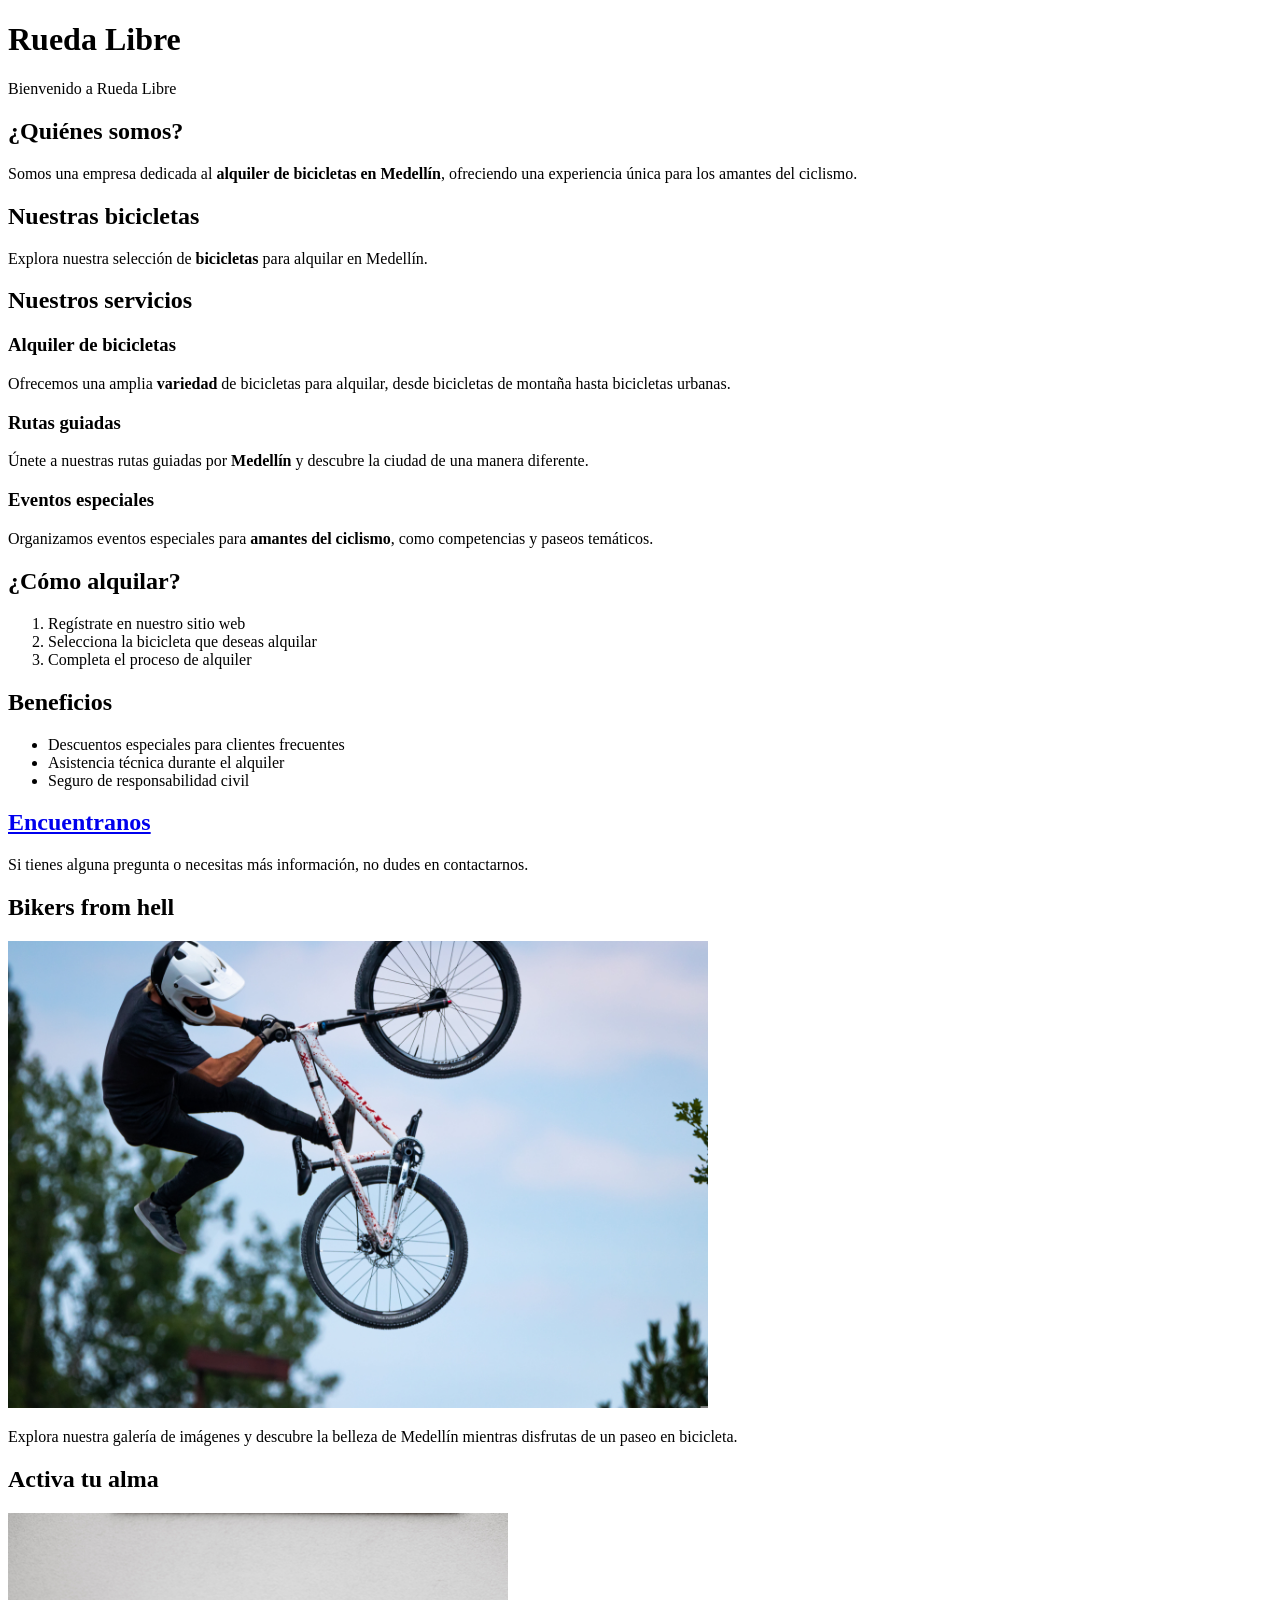
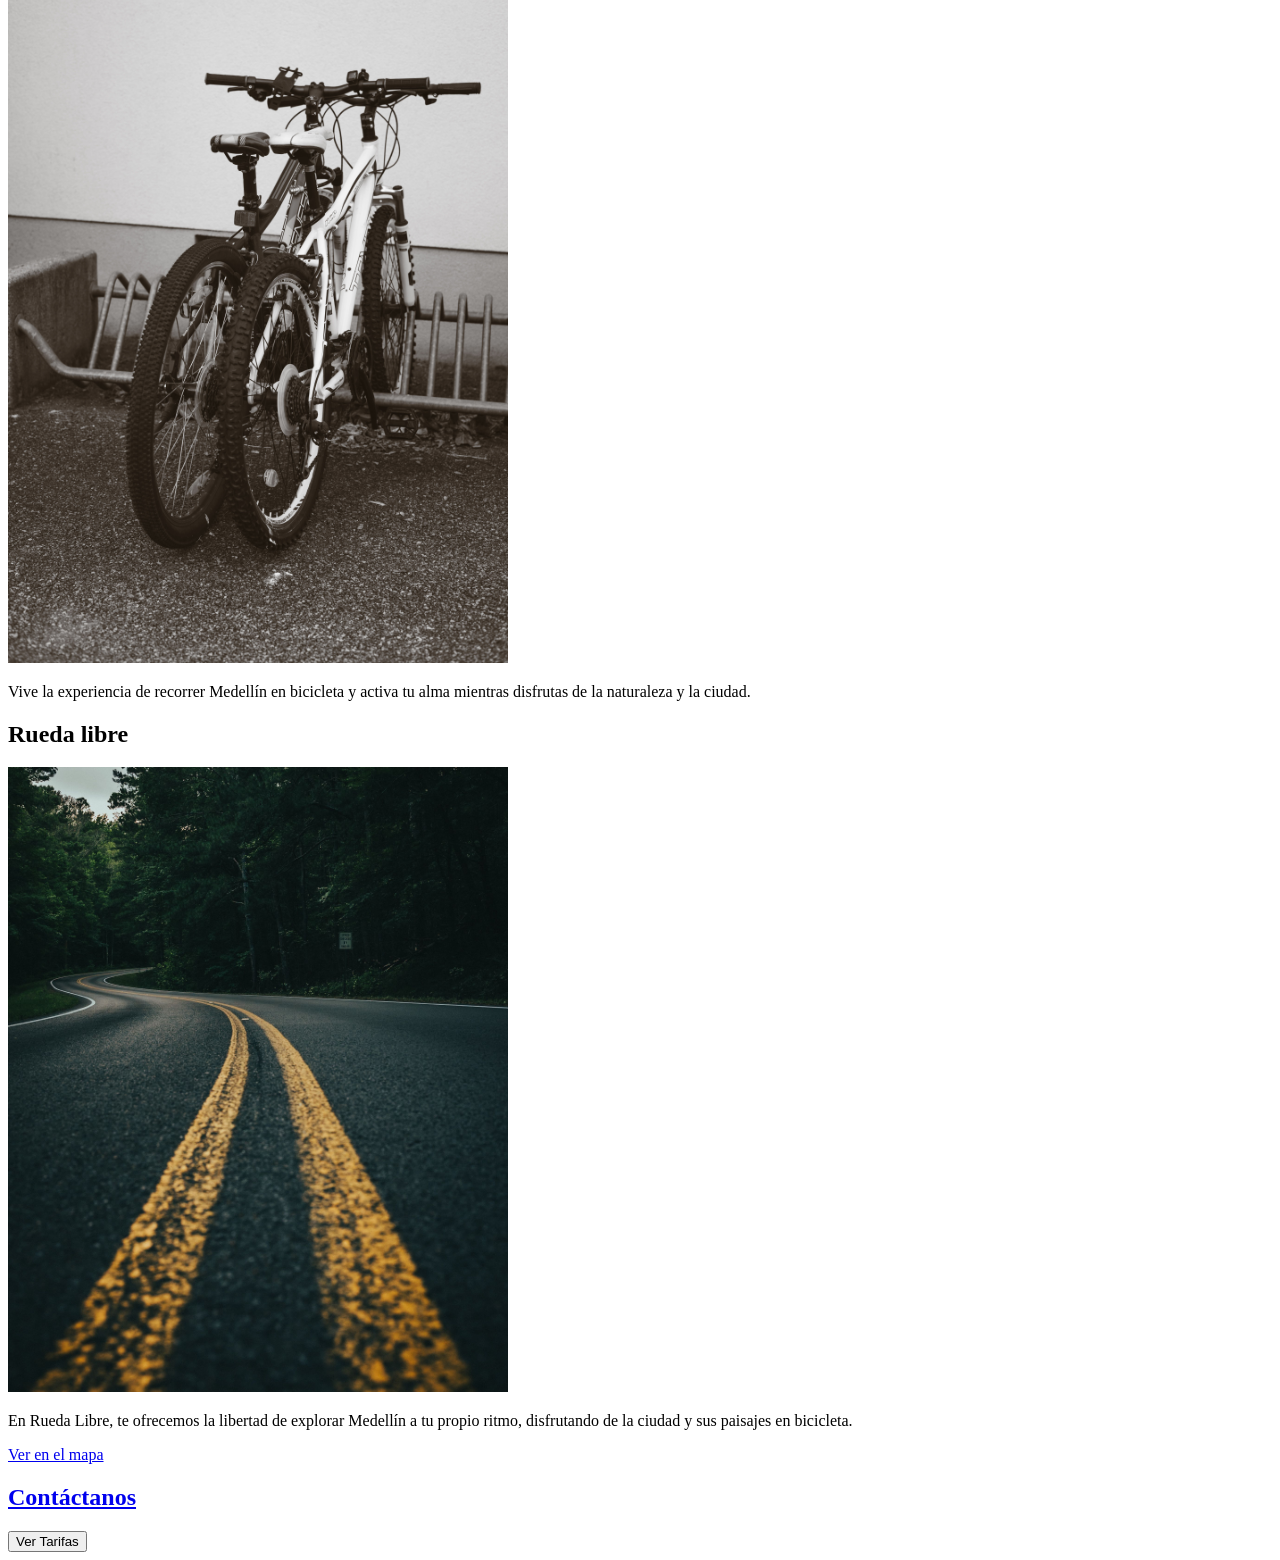
<file: paginas/index.html>
<!DOCTYPE html>
<html lang="es">

<head>
    <meta charset="UTF-8">
    <meta name="viewport" content="width=device-width, initial-scale=1.0">
    <title>Rueda Libre | Alquiler de bicicletas en Medellín</title>
</head>

<body>
    <main>
        <h1>Rueda Libre</h1>
        <p>Bienvenido a Rueda Libre</p>
        <section>
            <h2>¿Quiénes somos?</h2>
            <p>Somos una empresa dedicada al <strong>alquiler de bicicletas en Medellín</strong>, ofreciendo una experiencia
                única para los amantes del ciclismo.</p>
        </section>
        <section>
            <h2>Nuestras bicicletas</h2>
            <p>Explora nuestra selección de <strong>bicicletas</strong> para alquilar en Medellín.</p>
        </section>
        <section>
            <h2>Nuestros servicios</h2>
            <div>
                <h3>Alquiler de bicicletas</h3>
                <p>Ofrecemos una amplia <strong>variedad</strong> de bicicletas para alquilar, desde bicicletas de montaña hasta
                    bicicletas urbanas.</p>
            </div>
            <div>
                <h3>Rutas guiadas</h3>
                <p>Únete a nuestras rutas guiadas por <strong>Medellín</strong> y descubre la ciudad de una manera diferente.</p>
            </div>
            <div>
                <h3>Eventos especiales</h3>
                <p>Organizamos eventos especiales para <strong>amantes del ciclismo</strong>, como competencias y paseos temáticos.</p>
            </div>
        </section>
        <section>
            <h2>¿Cómo alquilar?</h2>
            <ol>
                <li>Regístrate en nuestro sitio web</li>
                <li>Selecciona la bicicleta que deseas alquilar</li>
                <li>Completa el proceso de alquiler</li>
            </ol>
            <h2>Beneficios</h2>
            <ul>
                <li>Descuentos especiales para clientes frecuentes</li>
                <li>Asistencia técnica durante el alquiler</li>
                <li>Seguro de responsabilidad civil</li>
            </ul>
        </section>
        <section>
            <a href="#encuentranos">
                <h2>Encuentranos</h2>
            </a>
            <p>Si tienes alguna pregunta o necesitas más información, no dudes en contactarnos.</p>
        </section>
        <section>
            <h2>Bikers from hell</h2>
            <img src="/img/randgruppe-mountain-bike-4297972.jpg" width="700" alt="Bicicletas en Medellín">
            <p>Explora nuestra galería de imágenes y descubre la belleza de Medellín mientras disfrutas de un paseo en bicicleta.</p>
            <h2>Activa tu alma</h2>
            <img src="/img/pexels-jaralol-17331856.jpg" width="500" alt="Bicicletas en Medellín">
            <p>Vive la experiencia de recorrer Medellín en bicicleta y activa tu alma mientras disfrutas de la naturaleza y la ciudad.</p>
            <h2>Rueda libre</h2>
            <img src="/img/pexels-mik-dominguez-1539465333-28193379.jpg" width="500" alt="Bicicletas en Medellín">
            <p>En Rueda Libre, te ofrecemos la libertad de explorar Medellín a tu propio ritmo, disfrutando de la ciudad y sus paisajes en bicicleta.</p>
        </section>
        <section id="encuentranos">
            <a href="https://maps.app.goo.gl/qpVtg4tpWxo6Gxcj6" target="_blank">Ver en el mapa</a>
        </section>
        <section>
            <a href="mailto:info@ruedalibre.com">
                <h2>Contáctanos</h2>
            </a>
        </section>
        <button onclick="window.location.href='tarifas.html'">Ver Tarifas</button>
    </main>
</body>

</html>
</file>
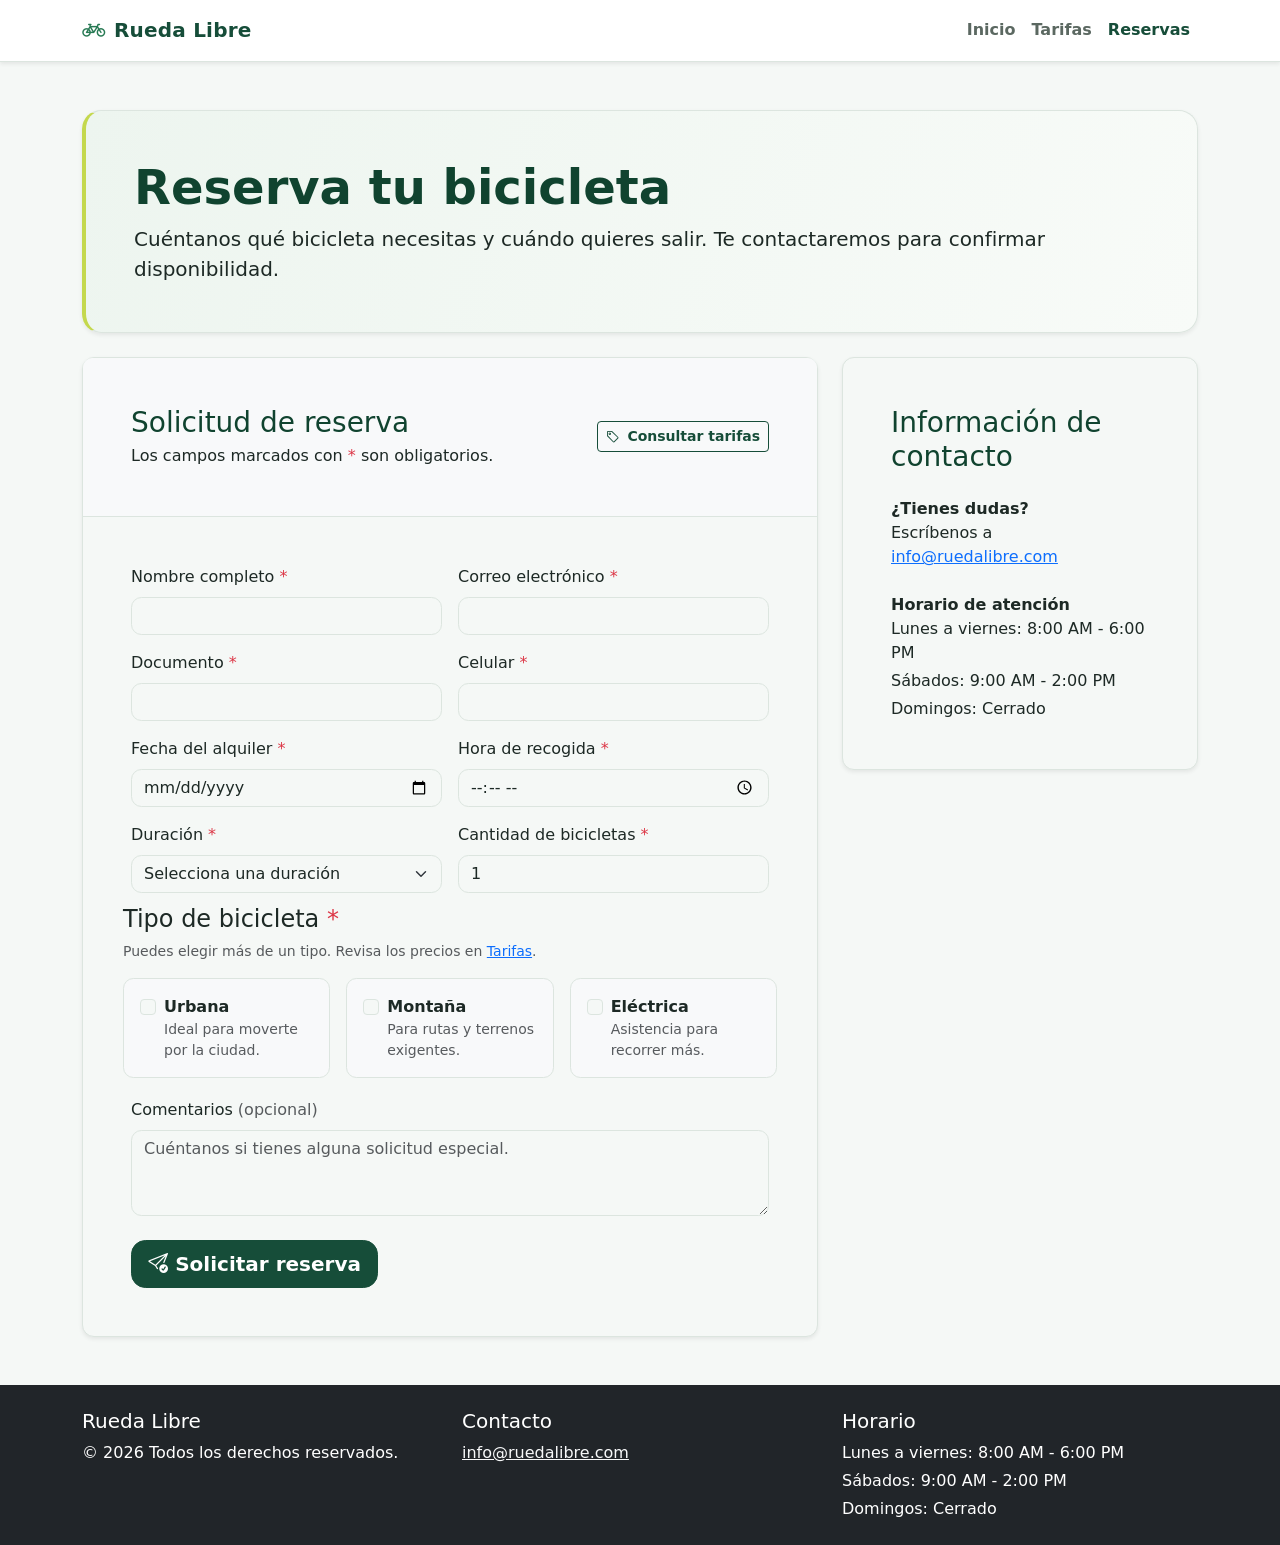
<file: paginas/reservas.html>
<!DOCTYPE html>
<html lang="es">

<head>
    <meta charset="UTF-8">
    <meta name="viewport" content="width=device-width, initial-scale=1">
    <link href="https://cdn.jsdelivr.net/npm/bootstrap@5.3.3/dist/css/bootstrap.min.css" rel="stylesheet"
        integrity="sha384-QWTKZyjpPEjISv5WaRU9OFeRpok6YctnYmDr5pNlyT2bRjXh0JMhjY6hW+ALEwIH" crossorigin="anonymous">
    <link href="https://cdn.jsdelivr.net/npm/bootstrap-icons@1.11.3/font/bootstrap-icons.min.css" rel="stylesheet">
    <link href="../Styles/tema.css" rel="stylesheet">
    <title>Reservas | Rueda Libre</title>
</head>

<body class="d-flex flex-column min-vh-100">
    <header>
        <nav class="navbar navbar-expand-lg bg-white border-bottom shadow-sm" aria-label="Navegación principal">
            <div class="container">
                <a class="navbar-brand fw-bold text-success-emphasis rl-brand-mark" href="../index.html"><i
                    class="bi bi-bicycle" aria-hidden="true"></i>Rueda Libre</a>
                <button class="navbar-toggler" type="button" data-bs-toggle="collapse" data-bs-target="#mainNavigation"
                    aria-controls="mainNavigation" aria-expanded="false" aria-label="Abrir navegación">
                    <span class="navbar-toggler-icon"></span>
                </button>
                <div class="collapse navbar-collapse" id="mainNavigation">
                    <ul class="navbar-nav ms-auto">
                        <li class="nav-item">
                            <a class="nav-link" href="../index.html">Inicio</a>
                        </li>
                        <li class="nav-item">
                            <a class="nav-link" href="tarifas.html">Tarifas</a>
                        </li>
                        <li class="nav-item">
                            <a class="nav-link active" href="reservas.html" aria-current="page">Reservas</a>
                        </li>
                    </ul>
                </div>
            </div>
        </nav>
    </header>

    <main class="container flex-grow-1 py-5">
        <section class="p-4 p-lg-5 mb-4 bg-light border rounded-4 shadow-sm rl-page-intro">
            <h1 class="display-5 fw-bold text-success-emphasis">Reserva tu bicicleta</h1>
            <p class="lead mb-0">Cuéntanos qué bicicleta necesitas y cuándo quieres salir. Te contactaremos para
                confirmar disponibilidad.</p>
        </section>

        <div class="row g-4 align-items-start">
            <section class="col-lg-8" aria-labelledby="booking-title">
                <div class="card shadow-sm rl-card">
                    <div class="card-header bg-light p-4 p-lg-5">
                        <div class="d-flex flex-column flex-sm-row align-items-sm-center justify-content-between gap-3">
                            <div>
                                <h2 class="h3 text-success-emphasis mb-1" id="booking-title">Solicitud de reserva</h2>
                                <p class="mb-0">Los campos marcados con <span class="text-danger"
                                        aria-hidden="true">*</span> son obligatorios.</p>
                            </div>
                                    <a class="btn btn-rl-outline btn-sm rl-icon-link" href="tarifas.html"><i
                                    class="bi bi-tag rl-icon" aria-hidden="true"></i>Consultar tarifas</a>
                        </div>
                    </div>
                    <form action="#" method="post" id="booking-form" novalidate>
                        <div class="card-body p-4 p-lg-5">
                            <div class="alert alert-danger d-none" id="booking-alert" role="alert">
                                Hay datos pendientes o incorrectos. Revisa los campos señalados.
                            </div>
                            <div class="row g-3">
                                <div class="col-md-6">
                                    <label class="form-label" for="nombre">Nombre completo <span class="text-danger"
                                            aria-hidden="true">*</span></label>
                                    <input class="form-control" type="text" id="nombre" name="nombre"
                                        autocomplete="name" aria-describedby="nombre-error" required>
                                    <div class="invalid-feedback" id="nombre-error">Escribe tu nombre completo.</div>
                                </div>
                                <div class="col-md-6">
                                    <label class="form-label" for="correo">Correo electrónico <span class="text-danger"
                                            aria-hidden="true">*</span></label>
                                    <input class="form-control" type="email" id="correo" name="correo"
                                        autocomplete="email" aria-describedby="correo-error" required>
                                    <div class="invalid-feedback" id="correo-error">Ingresa un correo electrónico válido.</div>
                                </div>
                                <div class="col-md-6">
                                    <label class="form-label" for="documento">Documento <span class="text-danger"
                                            aria-hidden="true">*</span></label>
                                    <input class="form-control" type="text" id="documento" name="documento"
                                        autocomplete="off" aria-describedby="documento-error" required>
                                    <div class="invalid-feedback" id="documento-error">Ingresa tu número de documento.</div>
                                </div>
                                <div class="col-md-6">
                                    <label class="form-label" for="telefono">Celular <span class="text-danger"
                                            aria-hidden="true">*</span></label>
                                    <input class="form-control" type="tel" id="telefono" name="telefono"
                                        autocomplete="tel" aria-describedby="telefono-error" required>
                                    <div class="invalid-feedback" id="telefono-error">Ingresa un número de celular.</div>
                                </div>
                                <div class="col-md-6">
                                    <label class="form-label" for="fecha">Fecha del alquiler <span class="text-danger"
                                            aria-hidden="true">*</span></label>
                                    <input class="form-control" type="date" id="fecha" name="fecha"
                                        aria-describedby="fecha-error" required>
                                    <div class="invalid-feedback" id="fecha-error">Elige hoy o una fecha posterior.</div>
                                </div>
                                <div class="col-md-6">
                                    <label class="form-label" for="hora">Hora de recogida <span class="text-danger"
                                            aria-hidden="true">*</span></label>
                                    <input class="form-control" type="time" id="hora" name="hora"
                                        aria-describedby="hora-error" required>
                                    <div class="invalid-feedback" id="hora-error">Selecciona una hora de recogida.</div>
                                </div>
                                <div class="col-md-6">
                                    <label class="form-label" for="duracion">Duración <span class="text-danger"
                                            aria-hidden="true">*</span></label>
                                    <select class="form-select" id="duracion" name="duracion"
                                        aria-describedby="duracion-error" required>
                                        <option value="" selected disabled>Selecciona una duración</option>
                                        <option value="1-hora">1 hora</option>
                                        <option value="medio-dia">Medio día (4 horas)</option>
                                        <option value="dia-completo">Día completo</option>
                                    </select>
                                    <div class="invalid-feedback" id="duracion-error">Selecciona la duración del alquiler.</div>
                                </div>
                                <div class="col-md-6">
                                    <label class="form-label" for="cantidad">Cantidad de bicicletas <span
                                            class="text-danger" aria-hidden="true">*</span></label>
                                    <input class="form-control" type="number" id="cantidad" name="cantidad" min="1"
                                        max="10" value="1" aria-describedby="cantidad-error" required>
                                    <div class="invalid-feedback" id="cantidad-error">Elige entre 1 y 10 bicicletas.</div>
                                </div>
                                <fieldset class="col-12 border-0 p-0 m-0">
                                    <legend class="form-label mb-1 mt-2">Tipo de bicicleta <span class="text-danger"
                                            aria-hidden="true">*</span></legend>
                                    <p class="form-text mt-0 mb-3" id="bike-types-hint">Puedes elegir más de un tipo.
                                        Revisa los precios en <a href="tarifas.html">Tarifas</a>.</p>
                                    <div class="row g-3">
                                        <div class="col-md-4">
                                            <label
                                                class="d-flex h-100 align-items-start gap-2 border rounded p-3 bg-body-tertiary"
                                                for="tipo-urbana">
                                                <input class="form-check-input flex-shrink-0 mt-1" type="checkbox"
                                                    id="tipo-urbana" name="tipos_bicicleta[]" value="urbana"
                                                    aria-describedby="bike-types-hint bike-types-error">
                                                <span><strong>Urbana</strong><small
                                                        class="d-block text-body-secondary">Ideal
                                                        para moverte por la ciudad.</small></span>
                                            </label>
                                        </div>
                                        <div class="col-md-4">
                                            <label
                                                class="d-flex h-100 align-items-start gap-2 border rounded p-3 bg-body-tertiary"
                                                for="tipo-montana">
                                                <input class="form-check-input flex-shrink-0 mt-1" type="checkbox"
                                                    id="tipo-montana" name="tipos_bicicleta[]" value="montana">
                                                <span><strong>Montaña</strong><small
                                                        class="d-block text-body-secondary">Para
                                                        rutas y terrenos exigentes.</small></span>
                                            </label>
                                        </div>
                                        <div class="col-md-4">
                                            <label
                                                class="d-flex h-100 align-items-start gap-2 border rounded p-3 bg-body-tertiary"
                                                for="tipo-electrica">
                                                <input class="form-check-input flex-shrink-0 mt-1" type="checkbox"
                                                    id="tipo-electrica" name="tipos_bicicleta[]" value="electrica">
                                                <span><strong>Eléctrica</strong><small
                                                        class="d-block text-body-secondary">Asistencia
                                                        para recorrer más.</small></span>
                                            </label>
                                        </div>
                                    </div>
                                    <span class="invalid-feedback d-block" id="bike-types-error" aria-live="polite"></span>
                                </fieldset>
                                <div class="col-12">
                                    <label class="form-label" for="comentarios">Comentarios <span
                                            class="text-body-secondary">(opcional)</span></label>
                                    <textarea class="form-control" id="comentarios" name="comentarios" rows="3"
                                        maxlength="500"
                                        placeholder="Cuéntanos si tienes alguna solicitud especial."></textarea>
                                </div>
                            </div>
                                <button class="btn btn-rl btn-lg mt-4 rl-icon-link" type="submit"><i
                                    class="bi bi-send-check rl-icon" aria-hidden="true"></i>Solicitar reserva</button>
                        </div>
                    </form>
                </div>
            </section>

            <aside class="col-lg-4" aria-labelledby="contact-title">
                <div class="card shadow-sm rl-card">
                    <div class="card-body p-4 p-lg-5">
                        <h2 class="h3 text-success-emphasis" id="contact-title">Información de contacto</h2>
                        <dl class="mb-0">
                            <dt class="mt-4">¿Tienes dudas?</dt>
                            <dd>Escríbenos a <a href="mailto:info@ruedalibre.com">info@ruedalibre.com</a></dd>
                            <dt class="mt-4">Horario de atención</dt>
                            <dd class="mb-1">Lunes a viernes: 8:00 AM - 6:00 PM</dd>
                            <dd class="mb-1">Sábados: 9:00 AM - 2:00 PM</dd>
                            <dd class="mb-0">Domingos: Cerrado</dd>
                        </dl>
                    </div>
                </div>
            </aside>
        </div>

        <div class="modal fade" id="booking-modal" tabindex="-1" aria-labelledby="booking-modal-title"
            aria-hidden="true">
            <div class="modal-dialog modal-dialog-centered">
                <div class="modal-content">
                    <div class="modal-header">
                        <h2 class="modal-title h5" id="booking-modal-title">Solicitud lista para revisar</h2>
                        <button type="button" class="btn-close" data-bs-dismiss="modal" aria-label="Cerrar"></button>
                    </div>
                    <div class="modal-body">
                        <p>Los datos pasaron la validación. Este sitio aún no envía reservas automáticamente; contáctanos
                            para confirmar disponibilidad.</p>
                        <dl class="row mb-0">
                            <dt class="col-5">Nombre</dt>
                            <dd class="col-7" id="booking-summary-name"></dd>
                            <dt class="col-5">Fecha y hora</dt>
                            <dd class="col-7" id="booking-summary-datetime"></dd>
                            <dt class="col-5">Duración</dt>
                            <dd class="col-7" id="booking-summary-duration"></dd>
                            <dt class="col-5">Bicicletas</dt>
                            <dd class="col-7" id="booking-summary-bikes"></dd>
                            <dt class="col-5">Cantidad</dt>
                            <dd class="col-7" id="booking-summary-quantity"></dd>
                        </dl>
                    </div>
                    <div class="modal-footer justify-content-between">
                        <a class="link-success rl-icon-link" href="mailto:info@ruedalibre.com"><i
                            class="bi bi-envelope rl-icon" aria-hidden="true"></i>info@ruedalibre.com</a>
                        <button type="button" class="btn btn-rl rl-icon-link" data-bs-dismiss="modal"><i
                            class="bi bi-check2 rl-icon" aria-hidden="true"></i>Entendido</button>
                    </div>
                </div>
            </div>
        </div>
    </main>

    <footer class="bg-dark text-white py-4 mt-auto">
        <div class="container">
            <div class="row g-4">
                <section class="col-md-4">
                    <p class="h5">Rueda Libre</p>
                    <p class="mb-0">&copy; 2026 Todos los derechos reservados.</p>
                </section>
                <section class="col-md-4">
                    <h2 class="h5">Contacto</h2>
                    <p class="mb-0"><a class="link-light" href="mailto:info@ruedalibre.com">info@ruedalibre.com</a>
                    </p>
                </section>
                <section class="col-md-4">
                    <h2 class="h5">Horario</h2>
                    <p class="mb-1">Lunes a viernes: 8:00 AM - 6:00 PM</p>
                    <p class="mb-1">Sábados: 9:00 AM - 2:00 PM</p>
                    <p class="mb-0">Domingos: Cerrado</p>
                </section>
            </div>
        </div>
    </footer>
    <script src="https://cdn.jsdelivr.net/npm/bootstrap@5.3.3/dist/js/bootstrap.bundle.min.js"
        integrity="sha384-YvpcrYf0tY3lHB60NNkmXc5s9fDVZLESaAA55NDzOxhy9GkcIdslK1eN7N6jIeHz"
        crossorigin="anonymous"></script>
    <script src="reservas.js"></script>
</body>

</html>
</file>
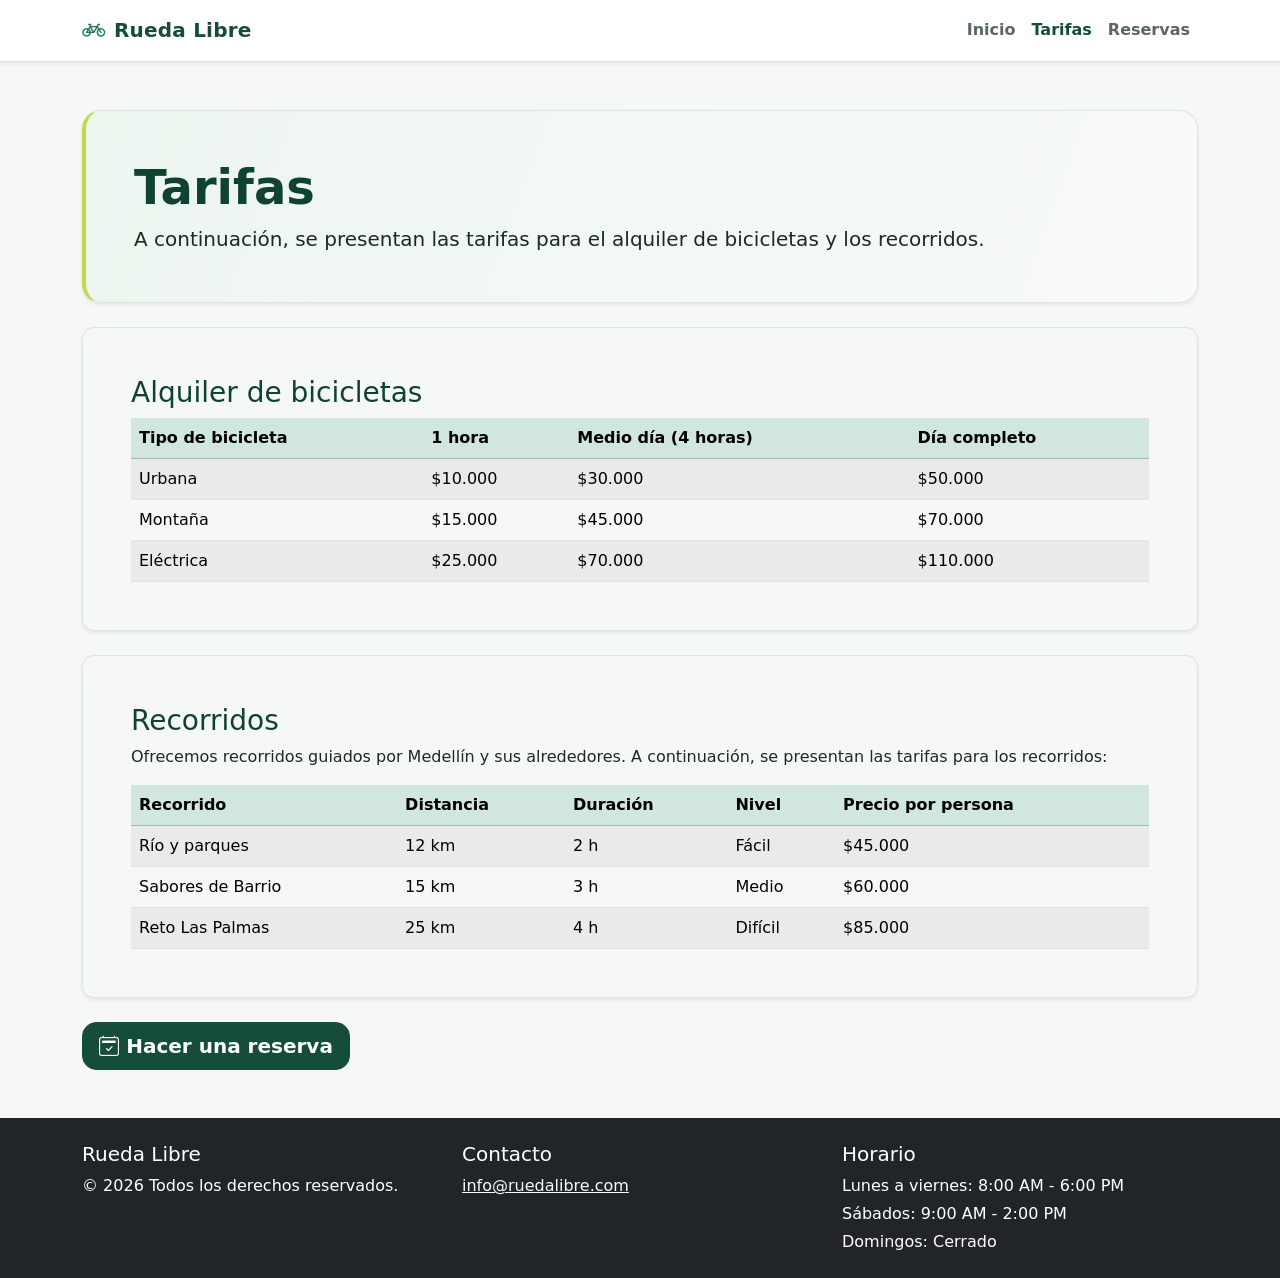
<file: paginas/tarifas.html>
<!DOCTYPE html>
<html lang="es">

<head>
    <meta charset="UTF-8">
    <meta name="viewport" content="width=device-width, initial-scale=1">
    <link href="https://cdn.jsdelivr.net/npm/bootstrap@5.3.3/dist/css/bootstrap.min.css" rel="stylesheet"
        integrity="sha384-QWTKZyjpPEjISv5WaRU9OFeRpok6YctnYmDr5pNlyT2bRjXh0JMhjY6hW+ALEwIH" crossorigin="anonymous">
    <link href="https://cdn.jsdelivr.net/npm/bootstrap-icons@1.11.3/font/bootstrap-icons.min.css" rel="stylesheet">
    <link href="../Styles/tema.css" rel="stylesheet">
    <title>Tarifas | Rueda Libre</title>
</head>

<body class="d-flex flex-column min-vh-100">
    <header>
        <nav class="navbar navbar-expand-lg bg-white border-bottom shadow-sm" aria-label="Navegación principal">
            <div class="container">
                <a class="navbar-brand fw-bold text-success-emphasis rl-brand-mark" href="../index.html"><i
                    class="bi bi-bicycle" aria-hidden="true"></i>Rueda Libre</a>
                <button class="navbar-toggler" type="button" data-bs-toggle="collapse"
                    data-bs-target="#mainNavigation" aria-controls="mainNavigation" aria-expanded="false"
                    aria-label="Abrir navegación">
                    <span class="navbar-toggler-icon"></span>
                </button>
                <div class="collapse navbar-collapse" id="mainNavigation">
                    <ul class="navbar-nav ms-auto">
                        <li class="nav-item">
                            <a class="nav-link" href="../index.html">Inicio</a>
                        </li>
                        <li class="nav-item">
                            <a class="nav-link active" href="tarifas.html" aria-current="page">Tarifas</a>
                        </li>
                        <li class="nav-item">
                            <a class="nav-link" href="reservas.html">Reservas</a>
                        </li>
                    </ul>
                </div>
            </div>
        </nav>
    </header>

    <main class="container flex-grow-1 py-5">
        <section class="p-4 p-lg-5 mb-4 bg-light border rounded-4 shadow-sm rl-page-intro">
            <h1 class="display-5 fw-bold text-success-emphasis">Tarifas</h1>
            <p class="lead mb-0">A continuación, se presentan las tarifas para el alquiler de bicicletas y los
                recorridos.</p>
        </section>

        <section class="card shadow-sm mb-4 rl-card">
            <div class="card-body p-4 p-lg-5">
                <h2 class="h3 text-success-emphasis">Alquiler de bicicletas</h2>
                <div class="table-responsive">
                    <table class="table table-striped table-hover align-middle mb-0">
                        <thead class="table-success">
                            <tr>
                                <th scope="col">Tipo de bicicleta</th>
                                <th scope="col">1 hora</th>
                                <th scope="col">Medio día (4 horas)</th>
                                <th scope="col">Día completo</th>
                            </tr>
                        </thead>
                        <tbody>
                            <tr>
                                <td>Urbana</td>
                                <td>$10.000</td>
                                <td>$30.000</td>
                                <td>$50.000</td>
                            </tr>
                            <tr>
                                <td>Montaña</td>
                                <td>$15.000</td>
                                <td>$45.000</td>
                                <td>$70.000</td>
                            </tr>
                            <tr>
                                <td>Eléctrica</td>
                                <td>$25.000</td>
                                <td>$70.000</td>
                                <td>$110.000</td>
                            </tr>
                        </tbody>
                    </table>
                </div>
            </div>
        </section>

        <section class="card shadow-sm mb-4 rl-card" id="recorridos">
            <div class="card-body p-4 p-lg-5">
                <h2 class="h3 text-success-emphasis">Recorridos</h2>
                <p>Ofrecemos recorridos guiados por Medellín y sus alrededores. A continuación, se presentan las tarifas
                    para los recorridos:</p>
                <div class="table-responsive">
                    <table class="table table-striped table-hover align-middle mb-0">
                        <thead class="table-success">
                            <tr>
                                <th scope="col">Recorrido</th>
                                <th scope="col">Distancia</th>
                                <th scope="col">Duración</th>
                                <th scope="col">Nivel</th>
                                <th scope="col">Precio por persona</th>
                            </tr>
                        </thead>
                        <tbody>
                            <tr>
                                <td>Río y parques</td>
                                <td>12 km</td>
                                <td>2 h</td>
                                <td>Fácil</td>
                                <td>$45.000</td>
                            </tr>
                            <tr>
                                <td>Sabores de Barrio</td>
                                <td>15 km</td>
                                <td>3 h</td>
                                <td>Medio</td>
                                <td>$60.000</td>
                            </tr>
                            <tr>
                                <td>Reto Las Palmas</td>
                                <td>25 km</td>
                                <td>4 h</td>
                                <td>Difícil</td>
                                <td>$85.000</td>
                            </tr>
                        </tbody>
                    </table>
                </div>
            </div>
        </section>
        <a class="btn btn-rl btn-lg rl-icon-link" href="reservas.html"><i
            class="bi bi-calendar2-check rl-icon" aria-hidden="true"></i>Hacer una reserva</a>
    </main>

    <footer class="bg-dark text-white py-4 mt-auto">
        <div class="container">
            <div class="row g-4">
                <section class="col-md-4">
                    <p class="h5">Rueda Libre</p>
                    <p class="mb-0">&copy; 2026 Todos los derechos reservados.</p>
                </section>
                <section class="col-md-4">
                    <h2 class="h5">Contacto</h2>
                    <p class="mb-0"><a class="link-light" href="mailto:info@ruedalibre.com">info@ruedalibre.com</a>
                    </p>
                </section>
                <section class="col-md-4">
                    <h2 class="h5">Horario</h2>
                    <p class="mb-1">Lunes a viernes: 8:00 AM - 6:00 PM</p>
                    <p class="mb-1">Sábados: 9:00 AM - 2:00 PM</p>
                    <p class="mb-0">Domingos: Cerrado</p>
                </section>
            </div>
        </div>
    </footer>
    <script src="https://cdn.jsdelivr.net/npm/bootstrap@5.3.3/dist/js/bootstrap.bundle.min.js"
        integrity="sha384-YvpcrYf0tY3lHB60NNkmXc5s9fDVZLESaAA55NDzOxhy9GkcIdslK1eN7N6jIeHz"
        crossorigin="anonymous"></script>
</body>

</html>
</file>
<file: Styles/tema.css>
:root {
    --rl-forest: #164d39;
    --rl-leaf: #287a54;
    --rl-ink: #1d2925;
    --rl-muted: #5b6861;
    --rl-canvas: #f5f8f6;
    --rl-surface: #ffffff;
    --rl-line: #dce5df;
    --rl-citrus: #c4d84d;
    --rl-mint: #d3efdc;
    --rl-shadow: 0 12px 30px rgba(24, 48, 37, 0.09);

    --bs-primary: var(--rl-forest);
    --bs-primary-rgb: 22, 77, 57;
    --bs-success: var(--rl-leaf);
    --bs-success-rgb: 40, 122, 84;
    --bs-success-text-emphasis: #10432f;
    --bs-success-bg-subtle: #e8f3ec;
    --bs-success-border-subtle: #c3ddce;
    --bs-body-color: var(--rl-ink);
    --bs-body-bg: var(--rl-canvas);
    --bs-border-color: var(--rl-line);
    --bs-border-radius: 0.65rem;
    --bs-border-radius-lg: 0.9rem;
    --bs-border-radius-xl: 1.2rem;
    --bs-card-border-radius: 0.75rem;
    --bs-link-color: var(--rl-forest);
    --bs-link-hover-color: var(--rl-leaf);
}

body {
    color: var(--rl-ink);
    background-color: var(--rl-canvas);
}

.navbar {
    --bs-navbar-color: var(--rl-muted);
    --bs-navbar-hover-color: var(--rl-forest);
    --bs-navbar-active-color: var(--rl-forest);
}

.navbar .nav-link {
    font-weight: 600;
}

.rl-brand-mark {
    display: inline-flex;
    align-items: center;
    gap: 0.55rem;
    color: var(--rl-forest) !important;
    letter-spacing: 0.01em;
}

.rl-brand-mark .bi {
    color: var(--rl-leaf);
    font-size: 1.15em;
}

.rl-icon-link {
    display: inline-flex;
    align-items: center;
    gap: 0.45rem;
}

.rl-icon {
    flex: 0 0 auto;
    line-height: 1;
}

.rl-page-intro {
    border-left: 4px solid var(--rl-citrus) !important;
    background: linear-gradient(110deg, #edf5ef, #f8fbf8) !important;
}

.rl-card {
    --bs-card-border-color: var(--rl-line);
    --bs-card-border-radius: 0.75rem;
    box-shadow: var(--rl-shadow);
}

.btn-rl {
    --bs-btn-color: #ffffff;
    --bs-btn-bg: var(--rl-forest);
    --bs-btn-border-color: var(--rl-forest);
    --bs-btn-hover-color: #ffffff;
    --bs-btn-hover-bg: #103c2d;
    --bs-btn-hover-border-color: #103c2d;
    --bs-btn-focus-shadow-rgb: 22, 77, 57;
    --bs-btn-active-color: #ffffff;
    --bs-btn-active-bg: #0e3628;
    --bs-btn-active-border-color: #0e3628;
    font-weight: 650;
}

.btn-rl-outline {
    --bs-btn-color: var(--rl-forest);
    --bs-btn-border-color: var(--rl-forest);
    --bs-btn-hover-color: #ffffff;
    --bs-btn-hover-bg: var(--rl-forest);
    --bs-btn-hover-border-color: var(--rl-forest);
    --bs-btn-focus-shadow-rgb: 22, 77, 57;
    --bs-btn-active-color: #ffffff;
    --bs-btn-active-bg: #103c2d;
    --bs-btn-active-border-color: #103c2d;
    font-weight: 650;
}
</file>
